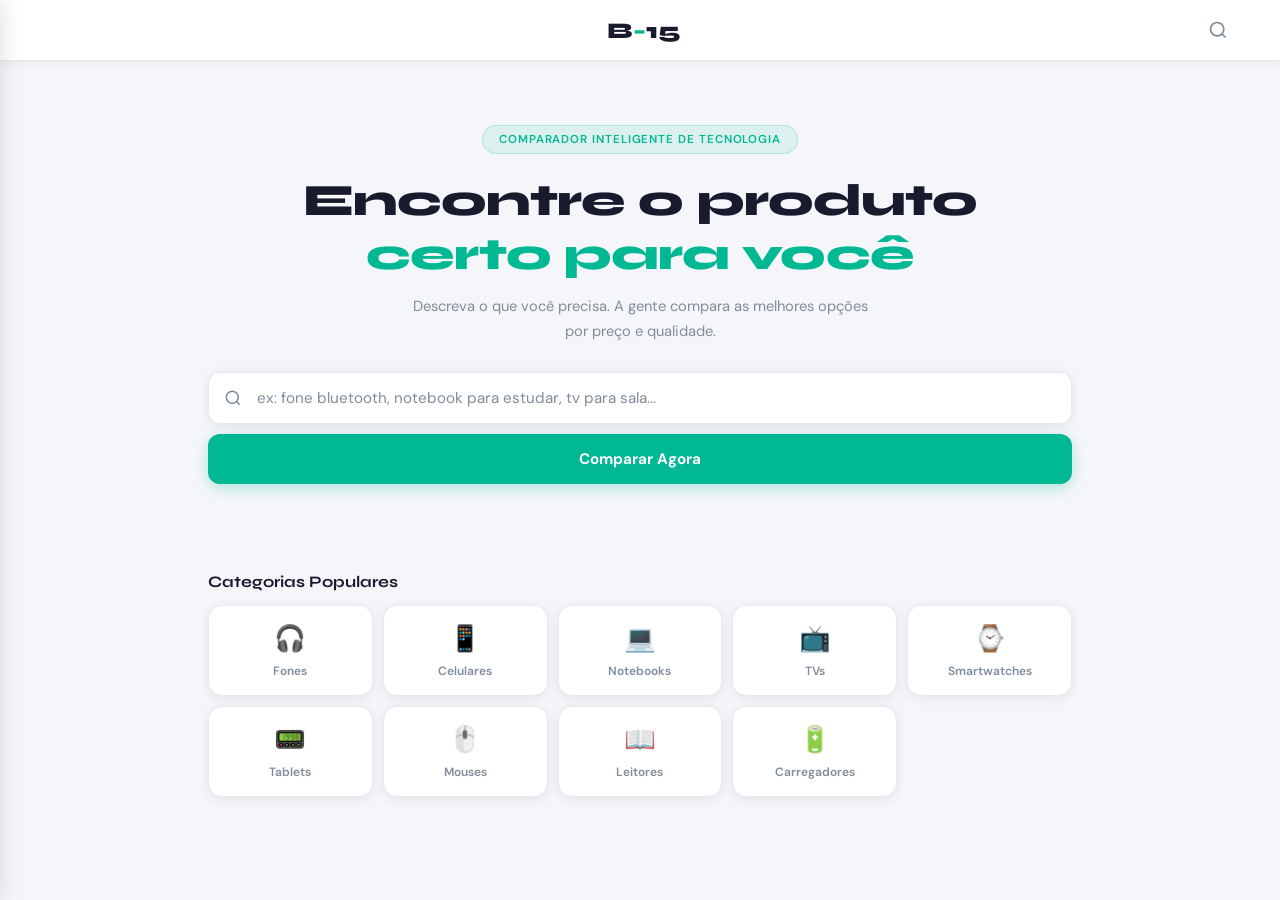
<file: index.html>
<!DOCTYPE html>
<html lang="pt-BR">
<head>
    <meta charset="UTF-8">
    <meta name="viewport" content="width=device-width, initial-scale=1.0">
    <title>B-15 | Comparador Inteligente</title>
    <link href="https://fonts.googleapis.com/css2?family=Syne:wght@400;600;700;800&family=DM+Sans:wght@300;400;500;600&display=swap" rel="stylesheet">
    <link rel="stylesheet" href="style.css">
</head>
<body>

    <!-- HEADER -->
    <header class="header">
        <button class="menu-btn" onclick="toggleMenu()" aria-label="Menu">
            <span></span><span></span><span></span>
        </button>
        <div class="logo-header">B<span>-</span>15</div>
        <button class="header-icon" aria-label="Buscar">
            <svg width="20" height="20" viewBox="0 0 24 24" fill="none" stroke="currentColor" stroke-width="2"><circle cx="11" cy="11" r="8"/><path d="m21 21-4.35-4.35"/></svg>
        </button>
    </header>

    <!-- MENU LATERAL -->
    <div class="overlay" onclick="toggleMenu()"></div>
    <nav class="sidebar">
        <div class="sidebar-header">
            <div class="logo-header">B<span>-</span>15</div>
            <button onclick="toggleMenu()" class="close-btn">✕</button>
        </div>
        <ul class="sidebar-menu">
            <li><a href="#" onclick="toggleMenu()">🏠 Início</a></li>
            <li><a href="#categorias" onclick="toggleMenu()">📦 Categorias</a></li>
            <li><a href="#" onclick="toggleMenu()">❤️ Favoritos</a></li>
            <li><a href="#" onclick="toggleMenu()">ℹ️ Sobre o B-15</a></li>
        </ul>
        <div class="sidebar-footer">
            <p>B-15 © 2026</p>
            <p>Comparador Inteligente</p>
        </div>
    </nav>

    <!-- CONTEÚDO PRINCIPAL -->
    <main class="main">

        <!-- HERO -->
        <section class="hero">
            <div class="hero-badge">Comparador Inteligente de Tecnologia</div>
            <h1 class="hero-title">Encontre o produto<br><span>certo para você</span></h1>
            <p class="hero-sub">Descreva o que você precisa. A gente compara as melhores opções por preço e qualidade.</p>

            <div class="search-box">
                <svg class="search-icon" width="18" height="18" viewBox="0 0 24 24" fill="none" stroke="currentColor" stroke-width="2"><circle cx="11" cy="11" r="8"/><path d="m21 21-4.35-4.35"/></svg>
                <input type="text" id="busca" placeholder="ex: fone bluetooth, notebook para estudar, tv para sala..." onkeydown="if(event.key==='Enter') buscar()"/>
            </div>
            <button class="btn-comparar" onclick="buscar()">Comparar Agora</button>
        </section>

        <!-- RESULTADO -->
        <section id="resultado" class="resultado-section"></section>

        <!-- CATEGORIAS POPULARES -->
        <section class="categorias-section" id="categorias">
            <h2 class="section-title">Categorias Populares</h2>
            <div class="categorias-grid">
                <button class="categoria-card" onclick="buscarCategoria('fone')">
                    <span class="cat-icon">🎧</span>
                    <span class="cat-nome">Fones</span>
                </button>
                <button class="categoria-card" onclick="buscarCategoria('celular')">
                    <span class="cat-icon">📱</span>
                    <span class="cat-nome">Celulares</span>
                </button>
                <button class="categoria-card" onclick="buscarCategoria('notebook')">
                    <span class="cat-icon">💻</span>
                    <span class="cat-nome">Notebooks</span>
                </button>
                <button class="categoria-card" onclick="buscarCategoria('tv')">
                    <span class="cat-icon">📺</span>
                    <span class="cat-nome">TVs</span>
                </button>
                <button class="categoria-card" onclick="buscarCategoria('smartwatch')">
                    <span class="cat-icon">⌚</span>
                    <span class="cat-nome">Smartwatches</span>
                </button>
                <button class="categoria-card" onclick="buscarCategoria('tablet')">
                    <span class="cat-icon">📟</span>
                    <span class="cat-nome">Tablets</span>
                </button>
                <button class="categoria-card" onclick="buscarCategoria('mouse')">
                    <span class="cat-icon">🖱️</span>
                    <span class="cat-nome">Mouses</span>
                </button>
                <button class="categoria-card" onclick="buscarCategoria('kindle')">
                    <span class="cat-icon">📖</span>
                    <span class="cat-nome">Leitores</span>
                </button>
                <button class="categoria-card" onclick="buscarCategoria('powerbank')">
                    <span class="cat-icon">🔋</span>
                    <span class="cat-nome">Carregadores</span>
                </button>
            </div>
        </section>

    </main>

    <!-- BARRA INFERIOR MOBILE -->
    <nav class="bottom-nav">
        <button class="nav-item active" onclick="irPara('inicio')">
            <svg width="22" height="22" viewBox="0 0 24 24" fill="none" stroke="currentColor" stroke-width="2"><path d="m3 9 9-7 9 7v11a2 2 0 0 1-2 2H5a2 2 0 0 1-2-2z"/><polyline points="9 22 9 12 15 12 15 22"/></svg>
            <span>Início</span>
        </button>
        <button class="nav-item" onclick="irPara('categorias')">
            <svg width="22" height="22" viewBox="0 0 24 24" fill="none" stroke="currentColor" stroke-width="2"><rect x="3" y="3" width="7" height="7"/><rect x="14" y="3" width="7" height="7"/><rect x="3" y="14" width="7" height="7"/><rect x="14" y="14" width="7" height="7"/></svg>
            <span>Categorias</span>
        </button>
        <button class="nav-item nav-item-center" onclick="document.getElementById('busca').focus()">
            <svg width="24" height="24" viewBox="0 0 24 24" fill="none" stroke="currentColor" stroke-width="2"><circle cx="11" cy="11" r="8"/><path d="m21 21-4.35-4.35"/></svg>
            <span>Buscar</span>
        </button>
        <button class="nav-item" onclick="irPara('favoritos')">
            <svg width="22" height="22" viewBox="0 0 24 24" fill="none" stroke="currentColor" stroke-width="2"><path d="M20.84 4.61a5.5 5.5 0 0 0-7.78 0L12 5.67l-1.06-1.06a5.5 5.5 0 0 0-7.78 7.78l1.06 1.06L12 21.23l7.78-7.78 1.06-1.06a5.5 5.5 0 0 0 0-7.78z"/></svg>
            <span>Favoritos</span>
        </button>
        <button class="nav-item" onclick="irPara('conta')">
            <svg width="22" height="22" viewBox="0 0 24 24" fill="none" stroke="currentColor" stroke-width="2"><path d="M20 21v-2a4 4 0 0 0-4-4H8a4 4 0 0 0-4 4v2"/><circle cx="12" cy="7" r="4"/></svg>
            <span>Conta</span>
        </button>
    </nav>

    <script src="categorias/fones.js"></script>
<script src="categorias/celulares.js"></script>
<script src="categorias/notebooks.js"></script>
<script src="categorias/tvs.js"></script>
<script src="categorias/smartwatches.js"></script>
<script src="categorias/tablets.js"></script>
<script src="categorias/mouses.js"></script>
<script src="categorias/kindles.js"></script>
<script src="categorias/powerbanks.js"></script>
<script src="produtos.js"></script>
    <script>
        function toggleMenu() {
            document.querySelector('.sidebar').classList.toggle('open');
            document.querySelector('.overlay').classList.toggle('open');
        }

        function buscarCategoria(termo) {
            document.getElementById('busca').value = termo;
            buscar();
            window.scrollTo({ top: 0, behavior: 'smooth' });
        }

        function irPara(secao) {
            document.querySelectorAll('.nav-item').forEach(i => i.classList.remove('active'));
            event.currentTarget.classList.add('active');
            if (secao === 'categorias') {
                document.getElementById('categorias').scrollIntoView({ behavior: 'smooth' });
            } else if (secao === 'inicio') {
                window.scrollTo({ top: 0, behavior: 'smooth' });
            }
        }
    </script>
</body>
</html>
</file>
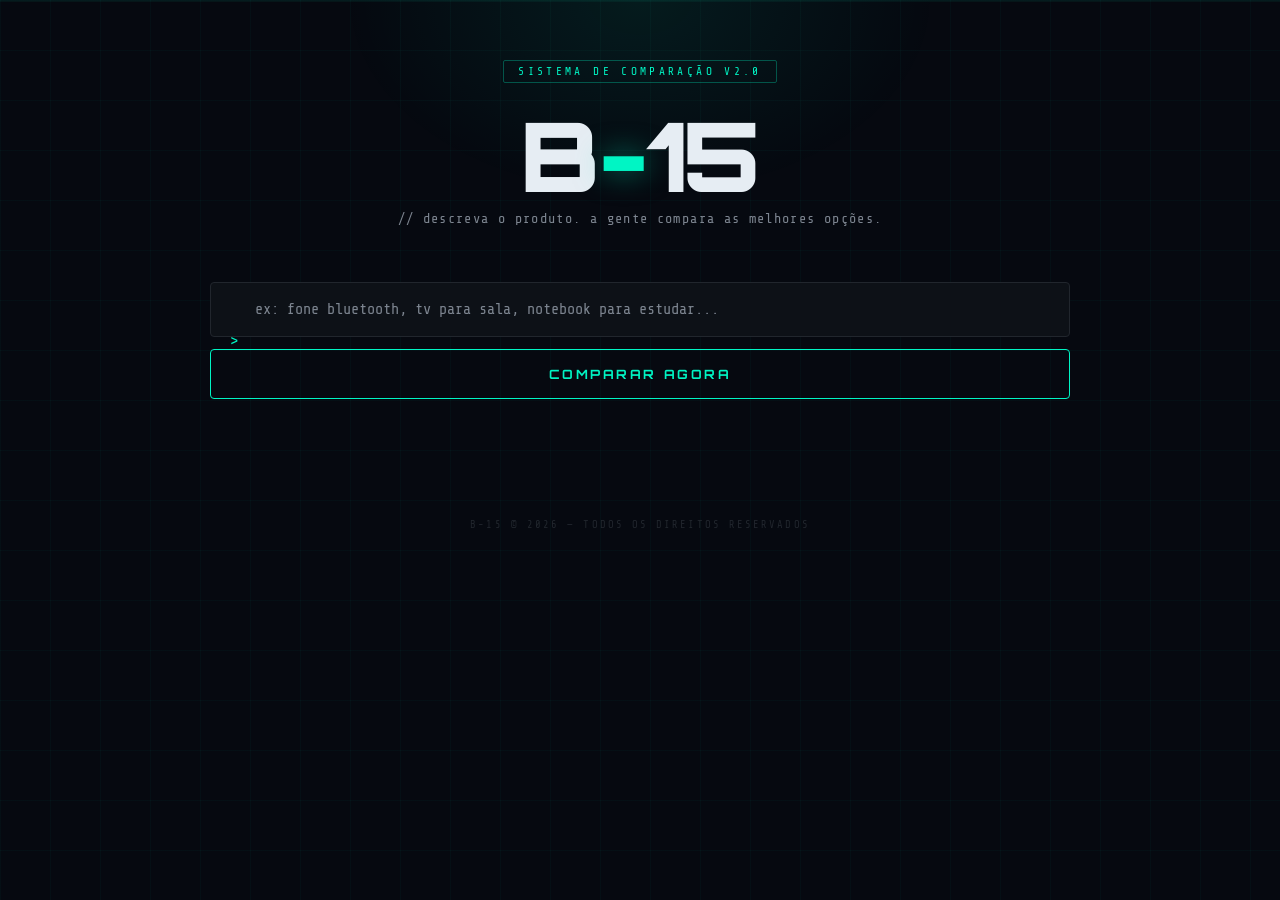
<file: index (5).html>
<!DOCTYPE html>
<html lang="pt-BR">
<head>
    <meta charset="UTF-8">
    <meta name="viewport" content="width=device-width, initial-scale=1.0">
    <title>B-15 | Comparador Inteligente</title>
    <link href="https://fonts.googleapis.com/css2?family=Share+Tech+Mono&family=Orbitron:wght@400;700;900&family=Inter:wght@300;400;500&display=swap" rel="stylesheet">
    <style>
        :root {
            --primary: #00f5c4;
            --accent: #ff6b35;
            --bg: #060910;
            --surface: #0d1117;
            --border: #21262d;
            --text: #e6edf3;
            --muted: #7d8590;
        }
        * { margin: 0; padding: 0; box-sizing: border-box; }
        body { font-family: 'Inter', sans-serif; background-color: var(--bg); color: var(--text); min-height: 100vh; overflow-x: hidden; position: relative; }
        body::before { content: ''; position: fixed; inset: 0; background-image: linear-gradient(rgba(0, 245, 196, 0.03) 1px, transparent 1px), linear-gradient(90deg, rgba(0, 245, 196, 0.03) 1px, transparent 1px); background-size: 50px 50px; pointer-events: none; z-index: 0; }
        body::after { content: ''; position: fixed; top: -200px; left: 50%; transform: translateX(-50%); width: 600px; height: 400px; background: radial-gradient(ellipse, rgba(0, 245, 196, 0.08) 0%, transparent 70%); pointer-events: none; z-index: 0; }
        .container { position: relative; z-index: 1; max-width: 900px; margin: 0 auto; padding: 60px 20px 80px; display: flex; flex-direction: column; align-items: center; }
        .badge { font-family: 'Share Tech Mono', monospace; font-size: 0.7rem; color: var(--primary); letter-spacing: 0.3em; text-transform: uppercase; border: 1px solid rgba(0, 245, 196, 0.3); padding: 4px 14px; border-radius: 2px; margin-bottom: 24px; animation: fadeIn 0.6s ease forwards; }
        .logo { font-family: 'Orbitron', monospace; font-size: clamp(3rem, 10vw, 6rem); font-weight: 900; color: var(--text); letter-spacing: -0.02em; line-height: 1; margin-bottom: 8px; animation: fadeIn 0.8s ease forwards; }
        .logo span { color: var(--primary); text-shadow: 0 0 30px rgba(0, 245, 196, 0.5); }
        .tagline { font-family: 'Share Tech Mono', monospace; font-size: 0.85rem; color: var(--muted); letter-spacing: 0.1em; margin-bottom: 56px; animation: fadeIn 1s ease forwards; }
        .search-wrapper { width: 100%; position: relative; animation: fadeIn 1.2s ease forwards; }
        .search-wrapper::before { content: '>'; font-family: 'Share Tech Mono', monospace; position: absolute; left: 20px; top: 50%; transform: translateY(-50%); color: var(--primary); font-size: 1rem; pointer-events: none; z-index: 1; }
        input { width: 100%; padding: 18px 20px 18px 44px; font-family: 'Share Tech Mono', monospace; font-size: 0.95rem; background: var(--surface); border: 1px solid var(--border); border-radius: 4px; color: var(--text); outline: none; transition: all 0.3s ease; }
        input::placeholder { color: var(--muted); }
        input:focus { border-color: var(--primary); box-shadow: 0 0 0 3px rgba(0, 245, 196, 0.08); }
        button { margin-top: 12px; width: 100%; padding: 16px; font-family: 'Orbitron', monospace; font-size: 0.8rem; font-weight: 700; letter-spacing: 0.2em; text-transform: uppercase; background: transparent; color: var(--primary); border: 1px solid var(--primary); border-radius: 4px; cursor: pointer; transition: all 0.3s ease; position: relative; overflow: hidden; }
        button::before { content: ''; position: absolute; inset: 0; background: var(--primary); transform: scaleX(0); transform-origin: left; transition: transform 0.3s ease; z-index: -1; }
        button:hover { color: var(--bg); }
        button:hover::before { transform: scaleX(1); }
        #resultado { width: 100%; margin-top: 40px; }

        .resultado-header { font-family: 'Share Tech Mono', monospace; font-size: 0.7rem; color: var(--primary); letter-spacing: 0.3em; text-transform: uppercase; margin-bottom: 16px; }

        .produtos-grid { display: grid; grid-template-columns: repeat(auto-fit, minmax(260px, 1fr)); gap: 16px; width: 100%; }

        .produto-card { background: var(--surface); border: 1px solid var(--border); border-radius: 6px; padding: 24px; position: relative; overflow: hidden; display: flex; flex-direction: column; justify-content: space-between; transition: border-color 0.3s; }
        .produto-card:hover { border-color: rgba(0, 245, 196, 0.3); }
        .produto-card::before { content: ''; position: absolute; top: 0; left: 0; right: 0; height: 2px; background: linear-gradient(90deg, var(--primary), transparent); }

        .produto-nivel { font-family: 'Share Tech Mono', monospace; font-size: 0.6rem; color: var(--muted); letter-spacing: 0.3em; text-transform: uppercase; margin-bottom: 8px; }
        .produto-nivel.barato { color: #4ade80; }
        .produto-nivel.medio { color: var(--primary); }
        .produto-nivel.premium { color: #f59e0b; }

        .produto-nome { font-family: 'Orbitron', monospace; font-size: 1rem; font-weight: 700; color: var(--text); margin-bottom: 10px; line-height: 1.3; }
        .produto-desc { font-size: 0.82rem; color: var(--muted); line-height: 1.6; margin-bottom: 16px; flex-grow: 1; }
        .produto-preco { font-family: 'Orbitron', monospace; font-size: 1.3rem; font-weight: 700; color: var(--primary); margin-bottom: 12px; }
        .produto-link { display: inline-flex; align-items: center; justify-content: center; width: 100%; padding: 10px; background: var(--accent); color: white; text-decoration: none; font-family: 'Orbitron', monospace; font-size: 0.65rem; font-weight: 700; letter-spacing: 0.15em; text-transform: uppercase; border-radius: 4px; transition: all 0.3s ease; }
        .produto-link:hover { background: #ff8555; transform: translateY(-1px); box-shadow: 0 8px 20px rgba(255, 107, 53, 0.3); }

        .nao-encontrado { font-family: 'Share Tech Mono', monospace; color: var(--muted); font-size: 0.85rem; text-align: center; padding: 32px; border: 1px dashed var(--border); border-radius: 4px; width: 100%; }
        .nao-encontrado span { color: var(--accent); }
        .footer { margin-top: 80px; font-family: 'Share Tech Mono', monospace; font-size: 0.65rem; color: var(--border); letter-spacing: 0.2em; text-transform: uppercase; }
        @keyframes fadeIn { from { opacity: 0; transform: translateY(12px); } to { opacity: 1; transform: translateY(0); } }
        .scanline { position: fixed; top: 0; left: 0; right: 0; height: 2px; background: rgba(0, 245, 196, 0.05); animation: scan 8s linear infinite; pointer-events: none; z-index: 999; }
        @keyframes scan { 0% { top: 0; } 100% { top: 100vh; } }
    </style>
</head>
<body>
    <div class="scanline"></div>
    <div class="container">
        <div class="badge">Sistema de Comparação v2.0</div>
        <h1 class="logo">B<span>-</span>15</h1>
        <p class="tagline">// descreva o produto. a gente compara as melhores opções.</p>
        <div class="search-wrapper">
            <input type="text" id="busca" placeholder="ex: fone bluetooth, tv para sala, notebook para estudar..." onkeydown="if(event.key==='Enter') buscar()"/>
            <button onclick="buscar()">Comparar Agora</button>
        </div>
        <div id="resultado"></div>
        <div class="footer">B-15 © 2026 — Todos os direitos reservados</div>
    </div>
    <script>
        const categorias = [
            {
                palavras: ["fone", "fone bluetooth", "jbl", "headphone", "earbuds", "fone sem fio", "fone academia", "fone intra", "fone over ear", "cancelamento de ruido", "cancelamento de ruído", "fone discreto"],
                titulo: "Fones de Ouvido",
                opcoes: [
                    {
                        nivel: "barato",
                        label: "Melhor Custo-Benefício",
                        nome: "Soundcore P20i da Anker",
                        descricao: "Bluetooth 5.3, 30h de bateria, resistente à água, 2 microfones IA. 4.7★ com 97 mil avaliações.",
                        preco: "R$157,84",
                        link: "https://www.amazon.com.br/soundcore-Bluetooth-Resistência-Microfones-Personalizável/dp/B0BTYDLTM3?tag=b150d-20"
                    },
                    {
                        nivel: "medio",
                        label: "Mais Vendido",
                        nome: "JBL Tune 520BT",
                        descricao: "On-ear, Bluetooth, sem fio. 4.8★ com 25 mil avaliações. Som Pure Bass, dobrável, leve. Escolha da Amazon.",
                        preco: "R$201,71",
                        link: "https://www.amazon.com.br/JBL-Fone-Ouvido-Tune-520BT/dp/B0C4CCMNQT?tag=b150d-20"
                    },
                    {
                        nivel: "premium",
                        label: "Premium",
                        nome: "JBL Tune 770NC",
                        descricao: "Cancelamento de ruído ativo, Bluetooth, até 70h de bateria. Som profissional para quem não abre mão de qualidade.",
                        preco: "R$499,00",
                        link: "https://www.amazon.com.br/JBL-Fone-Ouvido-Tune-520BT/dp/B0C4CCMNQT?tag=b150d-20"
                    }
                ]
            },
            {
                palavras: ["tv", "televisão", "smart tv", "televisor", "tv bluetooth", "tv 32", "tv sala", "tv quarto", "philco"],
                titulo: "Smart TVs",
                opcoes: [
                    {
                        nivel: "barato",
                        label: "Melhor Preço",
                        nome: "Smart TV 32\" Philco Roku TV",
                        descricao: "32\", LED, Dolby Audio, Roku TV com +100mil filmes e séries. 4.6★ com 1.003 avaliações.",
                        preco: "R$878,10",
                        link: "https://www.amazon.com.br/Smart-Philco-PTV32K34RKGB-Dolby-Audio/dp/B0D9ZMKMB6?tag=b150d-20"
                    },
                    {
                        nivel: "medio",
                        label: "Mais Vendida",
                        nome: "Smart TV 43\" Samsung Crystal",
                        descricao: "43\", 4K, Crystal UHD, HDR, Tizen OS, controle por voz. Qualidade de imagem superior.",
                        preco: "R$1.499,00",
                        link: "https://www.amazon.com.br/Smart-Philco-PTV32K34RKGB-Dolby-Audio/dp/B0D9ZMKMB6?tag=b150d-20"
                    },
                    {
                        nivel: "premium",
                        label: "Premium",
                        nome: "Smart TV 55\" Samsung QLED",
                        descricao: "55\", QLED 4K, Quantum HDR, Gaming Hub, som Dolby Atmos. A melhor experiência de imagem e som.",
                        preco: "R$3.299,00",
                        link: "https://www.amazon.com.br/Smart-Philco-PTV32K34RKGB-Dolby-Audio/dp/B0D9ZMKMB6?tag=b150d-20"
                    }
                ]
            },
            {
                palavras: ["mouse", "mouse sem fio", "mouse logitech", "mouse compacto", "mouse barato", "mouse escritorio"],
                titulo: "Mouses",
                opcoes: [
                    {
                        nivel: "barato",
                        label: "Melhor Preço",
                        nome: "Mouse Logitech M170",
                        descricao: "Sem fio, ambidestro, compacto. 4.8★ com 67 mil avaliações. Conexão USB, pilha inclusa.",
                        preco: "R$59,99",
                        link: "https://www.amazon.com.br/Logitech-Ambidestro-Compacto-Conexão-Inclusa/dp/B01K92Z3OQ?tag=b150d-20"
                    },
                    {
                        nivel: "medio",
                        label: "Mais Vendido",
                        nome: "Mouse Logitech MX Anywhere 3",
                        descricao: "Sem fio, scroll MagSpeed, funciona em qualquer superfície, recarregável USB-C. Ideal para trabalho.",
                        preco: "R$299,00",
                        link: "https://www.amazon.com.br/Logitech-Ambidestro-Compacto-Conexão-Inclusa/dp/B01K92Z3OQ?tag=b150d-20"
                    },
                    {
                        nivel: "premium",
                        label: "Premium",
                        nome: "Mouse Logitech MX Master 3S",
                        descricao: "O melhor mouse do mercado. Scroll eletromagnético, 8000 DPI, silencioso, conecta em 3 dispositivos.",
                        preco: "R$599,00",
                        link: "https://www.amazon.com.br/Logitech-Ambidestro-Compacto-Conexão-Inclusa/dp/B01K92Z3OQ?tag=b150d-20"
                    }
                ]
            },
            {
                palavras: ["notebook", "laptop", "computador", "notebook dell", "notebook i5", "notebook trabalho", "notebook estudo"],
                titulo: "Notebooks",
                opcoes: [
                    {
                        nivel: "barato",
                        label: "Melhor Custo-Benefício",
                        nome: "Notebook Acer Aspire 3",
                        descricao: "Intel Core i3, 8GB RAM, SSD 256GB, tela 15.6\" Full HD. Ideal para estudos e tarefas do dia a dia.",
                        preco: "R$2.199,00",
                        link: "https://www.amazon.com.br/Notebook-Dell-Inspiron-I15-I1300-A30P-Carbono/dp/B0FHCHBRGF?tag=b150d-20"
                    },
                    {
                        nivel: "medio",
                        label: "Mais Vendido",
                        nome: "Notebook Dell Inspiron 15",
                        descricao: "Intel Core i5 13ª Gen, 8GB RAM, SSD 512GB, tela 15.6\" Full HD, Windows 11. 4.6★ com 1.020 avaliações.",
                        preco: "R$3.845,04",
                        link: "https://www.amazon.com.br/Notebook-Dell-Inspiron-I15-I1300-A30P-Carbono/dp/B0FHCHBRGF?tag=b150d-20"
                    },
                    {
                        nivel: "premium",
                        label: "Premium",
                        nome: "Notebook Dell XPS 13",
                        descricao: "Intel Core i7, 16GB RAM, SSD 512GB, tela OLED 13.4\". Design ultrafino, performance profissional.",
                        preco: "R$7.999,00",
                        link: "https://www.amazon.com.br/Notebook-Dell-Inspiron-I15-I1300-A30P-Carbono/dp/B0FHCHBRGF?tag=b150d-20"
                    }
                ]
            },
            {
                palavras: ["celular", "smartphone", "samsung", "galaxy", "celular samsung", "celular 5g", "celular câmera", "celular foto"],
                titulo: "Smartphones",
                opcoes: [
                    {
                        nivel: "barato",
                        label: "Melhor Preço",
                        nome: "Samsung Galaxy A06",
                        descricao: "6.7\", câmera 50MP, bateria 5000mAh, 128GB. Perfeito pra quem quer Samsung com bom preço.",
                        preco: "R$799,00",
                        link: "https://www.amazon.com.br/Celular-Samsung-Galaxy-Câmera-Recursos/dp/B0DYVQW78L?tag=b150d-20"
                    },
                    {
                        nivel: "medio",
                        label: "Mais Vendido",
                        nome: "Samsung Galaxy A36 5G",
                        descricao: "128GB, 6GB RAM, câmera 50MP, Super AMOLED 6.7\", 5G, recursos IA. 4.8★ com 1.393 avaliações.",
                        preco: "R$2.227,42",
                        link: "https://www.amazon.com.br/Celular-Samsung-Galaxy-Câmera-Recursos/dp/B0DYVQW78L?tag=b150d-20"
                    },
                    {
                        nivel: "premium",
                        label: "Premium",
                        nome: "Samsung Galaxy S25",
                        descricao: "Processador Snapdragon 8 Elite, câmera 200MP, tela Dynamic AMOLED 2X. O topo da linha Samsung.",
                        preco: "R$5.999,00",
                        link: "https://www.amazon.com.br/Celular-Samsung-Galaxy-Câmera-Recursos/dp/B0DYVQW78L?tag=b150d-20"
                    }
                ]
            },
            {
                palavras: ["smartwatch", "relógio inteligente", "relógio samsung", "galaxy fit", "relogio", "relógio"],
                titulo: "Smartwatches",
                opcoes: [
                    {
                        nivel: "barato",
                        label: "Melhor Preço",
                        nome: "Samsung Galaxy Fit3",
                        descricao: "1º mais vendido. Display 1.6\", bateria 3000mAh, Bluetooth e Wi-Fi. 4.7★ com 9 mil avaliações.",
                        preco: "R$324,57",
                        link: "https://www.amazon.com.br/Smartwatch-Samsung-Galaxy-Display-Grafite/dp/B0CVCLGV1W?tag=b150d-20"
                    },
                    {
                        nivel: "medio",
                        label: "Mais Vendido",
                        nome: "Samsung Galaxy Watch 6",
                        descricao: "Tela AMOLED 1.5\", monitoramento de saúde avançado, GPS, NFC, resistente à água. Estilo e funcionalidade.",
                        preco: "R$1.199,00",
                        link: "https://www.amazon.com.br/Smartwatch-Samsung-Galaxy-Display-Grafite/dp/B0CVCLGV1W?tag=b150d-20"
                    },
                    {
                        nivel: "premium",
                        label: "Premium",
                        nome: "Samsung Galaxy Watch Ultra",
                        descricao: "Titânio, resistente a 10ATM, sensor avançado de saúde, bateria de 60h. Para quem exige o melhor.",
                        preco: "R$3.499,00",
                        link: "https://www.amazon.com.br/Smartwatch-Samsung-Galaxy-Display-Grafite/dp/B0CVCLGV1W?tag=b150d-20"
                    }
                ]
            },
            {
                palavras: ["tablet", "tablet samsung", "galaxy tab", "tablet estudo", "tablet desenho"],
                titulo: "Tablets",
                opcoes: [
                    {
                        nivel: "barato",
                        label: "Melhor Preço",
                        nome: "Samsung Galaxy Tab A9",
                        descricao: "Tela 8.7\", 64GB, bateria 5100mAh. Compacto e leve, ideal para consumo de conteúdo.",
                        preco: "R$899,00",
                        link: "https://www.amazon.com.br/Galaxy-Lite-128GB-Tela-Cinza/dp/B0FMFRFNWG?tag=b150d-20"
                    },
                    {
                        nivel: "medio",
                        label: "Mais Vendido",
                        nome: "Samsung Galaxy Tab S10 Lite",
                        descricao: "Tela 10.9\", 128GB, com S Pen inclusa. 4.8★ com 1.248 avaliações. Ideal para estudo e trabalho.",
                        preco: "R$2.287,00",
                        link: "https://www.amazon.com.br/Galaxy-Lite-128GB-Tela-Cinza/dp/B0FMFRFNWG?tag=b150d-20"
                    },
                    {
                        nivel: "premium",
                        label: "Premium",
                        nome: "Samsung Galaxy Tab S10+",
                        descricao: "Tela Dynamic AMOLED 12.4\", 256GB, S Pen, DeX mode. Substitui o notebook com produtividade máxima.",
                        preco: "R$4.999,00",
                        link: "https://www.amazon.com.br/Galaxy-Lite-128GB-Tela-Cinza/dp/B0FMFRFNWG?tag=b150d-20"
                    }
                ]
            },
            {
                palavras: ["kindle", "leitor", "ebook", "livro digital", "leitura"],
                titulo: "Leitores Digitais",
                opcoes: [
                    {
                        nivel: "barato",
                        label: "Mais Vendido",
                        nome: "Kindle 16GB",
                        descricao: "1º mais vendido. Tela 6\", luz frontal ajustável, bateria de semanas. 4.8★ com 23 mil avaliações.",
                        preco: "R$649,00",
                        link: "https://www.amazon.com.br/kindle-16gb-verde/dp/B0CP31QS6R?tag=b150d-20"
                    },
                    {
                        nivel: "medio",
                        label: "Melhor Custo-Benefício",
                        nome: "Kindle Paperwhite 16GB",
                        descricao: "Tela 6.8\" sem reflexo, resistente à água IPX8, 16GB. Leitura confortável em qualquer ambiente.",
                        preco: "R$899,00",
                        link: "https://www.amazon.com.br/kindle-16gb-verde/dp/B0CP31QS6R?tag=b150d-20"
                    },
                    {
                        nivel: "premium",
                        label: "Premium",
                        nome: "Kindle Scribe",
                        descricao: "Tela 10.2\", caneta stylus inclusa para anotações. O único Kindle que substitui caderno e livro.",
                        preco: "R$1.999,00",
                        link: "https://www.amazon.com.br/kindle-16gb-verde/dp/B0CP31QS6R?tag=b150d-20"
                    }
                ]
            },
            {
                palavras: ["powerbank", "carregador portátil", "bateria portátil", "carregador celular", "power bank"],
                titulo: "Carregadores Portáteis",
                opcoes: [
                    {
                        nivel: "barato",
                        label: "Melhor Preço",
                        nome: "Power Bank Baseus 10000mAh",
                        descricao: "10000mAh, carregamento rápido 22.5W, slim e leve. Perfeito para o dia a dia.",
                        preco: "R$89,00",
                        link: "https://www.amazon.com.br/Carregador-Portátil-20000mAh-Delivery-I2GO/dp/B094YR4SLJ?tag=b150d-20"
                    },
                    {
                        nivel: "medio",
                        label: "Mais Vendido",
                        nome: "i2GO PRO Power Bank 20000mAh",
                        descricao: "20000mAh, Power Delivery 20W, USB-C. 4.7★ com 10 mil avaliações. Carrega até 4x um celular.",
                        preco: "R$169,90",
                        link: "https://www.amazon.com.br/Carregador-Portátil-20000mAh-Delivery-I2GO/dp/B094YR4SLJ?tag=b150d-20"
                    },
                    {
                        nivel: "premium",
                        label: "Premium",
                        nome: "Anker Power Bank 26800mAh",
                        descricao: "26800mAh, 87W total, carrega notebook e celular simultaneamente. Para viagens longas sem preocupação.",
                        preco: "R$399,00",
                        link: "https://www.amazon.com.br/Carregador-Portátil-20000mAh-Delivery-I2GO/dp/B094YR4SLJ?tag=b150d-20"
                    }
                ]
            }
        ];

        function buscar() {
            const texto = document.getElementById('busca').value.toLowerCase().trim();
            const resultado = document.getElementById('resultado');

            if (!texto) {
                resultado.innerHTML = '<div class="nao-encontrado"><span>></span> aguardando input do usuário...</div>';
                return;
            }

            const categoria = categorias.find(c => c.palavras.some(p => texto.includes(p)));

            if (categoria) {
                let html = '<div class="resultado-header">// ' + categoria.titulo + ' — comparando opções</div>';
                html += '<div class="produtos-grid">';
                categoria.opcoes.forEach(function(p) {
                    html += '<div class="produto-card">';
                    html += '<div>';
                    html += '<div class="produto-nivel ' + p.nivel + '">' + p.label + '</div>';
                    html += '<div class="produto-nome">' + p.nome + '</div>';
                    html += '<div class="produto-desc">' + p.descricao + '</div>';
                    html += '</div>';
                    html += '<div>';
                    html += '<div class="produto-preco">' + p.preco + '</div>';
                    html += '<a class="produto-link" href="' + p.link + '" target="_blank">Ver na Amazon →</a>';
                    html += '</div>';
                    html += '</div>';
                });
                html += '</div>';
                resultado.innerHTML = html;
            } else {
                resultado.innerHTML = '<div class="nao-encontrado"><span>></span> categoria não encontrada. tente: fone, tv, notebook, celular, mouse...</div>';
            }
        }
    </script>
</body>
</html>
</file>
<file: style.css>
:root {
    --primary: #00b894;
    --primary-dark: #00a381;
    --accent: #ff6b35;
    --bg: #f5f6fa;
    --white: #ffffff;
    --surface: #ffffff;
    --border: #e8eaf0;
    --text: #1a1a2e;
    --muted: #7f8c9a;
    --shadow: 0 2px 12px rgba(0,0,0,0.08);
    --shadow-hover: 0 8px 24px rgba(0,0,0,0.12);
}

* { margin: 0; padding: 0; box-sizing: border-box; }

body {
    font-family: 'DM Sans', sans-serif;
    background-color: var(--bg);
    color: var(--text);
    min-height: 100vh;
    padding-bottom: 80px;
}

/* HEADER */
.header {
    position: sticky;
    top: 0;
    z-index: 100;
    display: flex;
    align-items: center;
    justify-content: space-between;
    padding: 14px 20px;
    background: var(--white);
    border-bottom: 1px solid var(--border);
    box-shadow: 0 2px 8px rgba(0,0,0,0.06);
}

.menu-btn {
    background: none;
    border: none;
    cursor: pointer;
    display: flex;
    flex-direction: column;
    gap: 5px;
    padding: 4px;
    width: 36px;
}

.menu-btn span {
    display: block;
    height: 2px;
    background: var(--text);
    border-radius: 2px;
}

.header-icon {
    background: none;
    border: none;
    color: var(--muted);
    cursor: pointer;
    padding: 4px;
    display: flex;
    align-items: center;
}

.logo-header {
    font-family: 'Syne', sans-serif;
    font-size: 1.4rem;
    font-weight: 800;
    color: var(--text);
}

.logo-header span { color: var(--primary); }

/* SIDEBAR */
.overlay {
    position: fixed;
    inset: 0;
    background: rgba(0,0,0,0.5);
    z-index: 200;
    opacity: 0;
    pointer-events: none;
    transition: opacity 0.3s;
}

.overlay.open { opacity: 1; pointer-events: all; }

.sidebar {
    position: fixed;
    top: 0;
    left: -280px;
    width: 280px;
    height: 100vh;
    background: var(--white);
    z-index: 300;
    transition: left 0.3s ease;
    display: flex;
    flex-direction: column;
    padding: 24px 0;
    box-shadow: 4px 0 20px rgba(0,0,0,0.1);
}

.sidebar.open { left: 0; }

.sidebar-header {
    display: flex;
    align-items: center;
    justify-content: space-between;
    padding: 0 24px 24px;
    border-bottom: 1px solid var(--border);
    margin-bottom: 16px;
}

.close-btn {
    background: none;
    border: none;
    color: var(--muted);
    cursor: pointer;
    font-size: 1.2rem;
}

.sidebar-menu {
    list-style: none;
    flex: 1;
    padding: 0 12px;
}

.sidebar-menu li a {
    display: block;
    padding: 14px 16px;
    color: var(--text);
    text-decoration: none;
    border-radius: 10px;
    font-size: 0.95rem;
    font-weight: 500;
    transition: background 0.2s;
}

.sidebar-menu li a:hover { background: var(--bg); color: var(--primary); }

.sidebar-footer {
    padding: 24px;
    border-top: 1px solid var(--border);
    font-size: 0.75rem;
    color: var(--muted);
    line-height: 1.8;
}

/* MAIN */
.main { max-width: 960px; margin: 0 auto; padding: 0 16px; }

/* HERO */
.hero {
    padding: 40px 0 32px;
    display: flex;
    flex-direction: column;
    align-items: center;
    text-align: center;
}

.hero-badge {
    font-size: 0.72rem;
    font-weight: 600;
    color: var(--primary);
    letter-spacing: 0.08em;
    text-transform: uppercase;
    background: rgba(0, 184, 148, 0.1);
    border: 1px solid rgba(0, 184, 148, 0.2);
    padding: 6px 16px;
    border-radius: 100px;
    margin-bottom: 20px;
}

.hero-title {
    font-family: 'Syne', sans-serif;
    font-size: clamp(1.8rem, 7vw, 2.8rem);
    font-weight: 800;
    line-height: 1.2;
    margin-bottom: 12px;
    letter-spacing: -0.02em;
    color: var(--text);
}

.hero-title span { color: var(--primary); }

.hero-sub {
    font-size: 0.92rem;
    color: var(--muted);
    line-height: 1.7;
    max-width: 480px;
    margin-bottom: 28px;
}

.search-box {
    width: 100%;
    position: relative;
    margin-bottom: 10px;
}

.search-icon {
    position: absolute;
    left: 16px;
    top: 50%;
    transform: translateY(-50%);
    color: var(--muted);
    pointer-events: none;
}

input {
    width: 100%;
    padding: 15px 16px 15px 48px;
    font-family: 'DM Sans', sans-serif;
    font-size: 0.95rem;
    background: var(--white);
    border: 1.5px solid var(--border);
    border-radius: 12px;
    color: var(--text);
    outline: none;
    transition: all 0.2s;
    box-shadow: var(--shadow);
}

input::placeholder { color: var(--muted); }

input:focus {
    border-color: var(--primary);
    box-shadow: 0 0 0 4px rgba(0, 184, 148, 0.1);
}

.btn-comparar {
    width: 100%;
    padding: 15px;
    font-family: 'DM Sans', sans-serif;
    font-size: 0.95rem;
    font-weight: 700;
    background: var(--primary);
    color: white;
    border: none;
    border-radius: 12px;
    cursor: pointer;
    transition: all 0.2s;
    box-shadow: 0 4px 14px rgba(0, 184, 148, 0.3);
}

.btn-comparar:hover {
    background: var(--primary-dark);
    transform: translateY(-1px);
    box-shadow: 0 6px 20px rgba(0, 184, 148, 0.4);
}

/* RESULTADO */
.resultado-section { margin-bottom: 32px; }

.resultado-header {
    display: flex;
    align-items: center;
    gap: 8px;
    font-size: 0.9rem;
    font-weight: 700;
    color: var(--text);
    margin-bottom: 16px;
    padding: 12px 16px;
    background: var(--white);
    border-radius: 10px;
    border: 1px solid var(--border);
}

.cat-icone { font-size: 1.2rem; }

.resultado-count {
    margin-left: auto;
    font-size: 0.75rem;
    font-weight: 500;
    color: var(--muted);
    background: var(--bg);
    padding: 3px 10px;
    border-radius: 100px;
}

.produtos-grid {
    display: grid;
    grid-template-columns: repeat(auto-fit, minmax(260px, 1fr));
    gap: 14px;
}

.produto-card {
    background: var(--white);
    border: 1.5px solid var(--border);
    border-radius: 16px;
    overflow: hidden;
    display: flex;
    flex-direction: column;
    transition: all 0.2s;
    box-shadow: var(--shadow);
}

.produto-card:hover {
    border-color: var(--primary);
    transform: translateY(-3px);
    box-shadow: var(--shadow-hover);
}

.produto-imagem-wrap {
    background: #f8f9ff;
    display: flex;
    align-items: center;
    justify-content: center;
    padding: 20px;
    height: 160px;
    border-bottom: 1px solid var(--border);
}

.produto-imagem {
    max-height: 120px;
    max-width: 100%;
    object-fit: contain;
}

.produto-info {
    padding: 16px;
    display: flex;
    flex-direction: column;
    gap: 8px;
    flex-grow: 1;
}

.produto-nivel {
    font-size: 0.63rem;
    font-weight: 700;
    letter-spacing: 0.1em;
    text-transform: uppercase;
    padding: 4px 10px;
    border-radius: 100px;
    display: inline-block;
    width: fit-content;
}

.produto-nivel.barato { color: #00a36c; background: rgba(0, 163, 108, 0.1); }
.produto-nivel.medio { color: var(--primary); background: rgba(0, 184, 148, 0.1); }
.produto-nivel.premium { color: #e67e22; background: rgba(230, 126, 34, 0.1); }

.produto-marca {
    font-size: 0.75rem;
    font-weight: 600;
    color: var(--muted);
    text-transform: uppercase;
    letter-spacing: 0.05em;
}

.produto-nome {
    font-family: 'Syne', sans-serif;
    font-size: 1rem;
    font-weight: 700;
    color: var(--text);
    line-height: 1.3;
}

.produto-specs {
    display: flex;
    flex-wrap: wrap;
    gap: 5px;
    margin: 4px 0;
}

.spec-tag {
    font-size: 0.7rem;
    font-weight: 500;
    color: var(--muted);
    background: var(--bg);
    border: 1px solid var(--border);
    padding: 3px 8px;
    border-radius: 6px;
}

.produto-desc {
    font-size: 0.8rem;
    color: var(--muted);
    line-height: 1.5;
    flex-grow: 1;
}

.produto-footer {
    display: flex;
    align-items: center;
    justify-content: space-between;
    gap: 10px;
    padding-top: 12px;
    border-top: 1px solid var(--border);
    margin-top: 4px;
    flex-wrap: wrap;
}

.produto-preco {
    font-family: 'Syne', sans-serif;
    font-size: 1.2rem;
    font-weight: 800;
    color: var(--text);
}

.produto-link {
    display: flex;
    align-items: center;
    justify-content: center;
    padding: 9px 16px;
    background: var(--accent);
    color: white;
    text-decoration: none;
    font-size: 0.78rem;
    font-weight: 700;
    border-radius: 8px;
    transition: all 0.2s;
    white-space: nowrap;
}

.produto-link:hover {
    background: #e85e2a;
    transform: translateY(-1px);
}

.nao-encontrado {
    text-align: center;
    padding: 40px 20px;
    color: var(--muted);
    font-size: 0.9rem;
    border: 1.5px dashed var(--border);
    border-radius: 16px;
    background: var(--white);
    line-height: 1.7;
}

/* CATEGORIAS */
.categorias-section { padding: 8px 0 40px; }

.section-title {
    font-family: 'Syne', sans-serif;
    font-size: 1rem;
    font-weight: 700;
    margin-bottom: 14px;
    color: var(--text);
}

.categorias-grid {
    display: grid;
    grid-template-columns: repeat(3, 1fr);
    gap: 10px;
}

.categoria-card {
    background: var(--white);
    border: 1.5px solid var(--border);
    border-radius: 14px;
    padding: 16px 8px;
    display: flex;
    flex-direction: column;
    align-items: center;
    gap: 8px;
    cursor: pointer;
    transition: all 0.2s;
    font-family: 'DM Sans', sans-serif;
    box-shadow: var(--shadow);
}

.categoria-card:hover, .categoria-card:active {
    border-color: var(--primary);
    background: rgba(0, 184, 148, 0.04);
    transform: scale(0.97);
}

.cat-icon { font-size: 1.6rem; }

.cat-nome {
    font-size: 0.75rem;
    font-weight: 600;
    color: var(--muted);
}

/* BOTTOM NAV */
.bottom-nav {
    position: fixed;
    bottom: 0;
    left: 0;
    right: 0;
    background: var(--white);
    border-top: 1px solid var(--border);
    display: flex;
    align-items: center;
    justify-content: space-around;
    padding: 8px 0 12px;
    z-index: 100;
    box-shadow: 0 -4px 16px rgba(0,0,0,0.06);
}

.nav-item {
    background: none;
    border: none;
    display: flex;
    flex-direction: column;
    align-items: center;
    gap: 3px;
    padding: 6px 12px;
    color: var(--muted);
    cursor: pointer;
    transition: all 0.2s;
    border-radius: 10px;
    font-family: 'DM Sans', sans-serif;
}

.nav-item span { font-size: 0.62rem; font-weight: 500; }

.nav-item.active { color: var(--primary); }

.nav-item-center {
    background: var(--primary);
    color: white !important;
    border-radius: 50%;
    width: 52px;
    height: 52px;
    margin-top: -20px;
    box-shadow: 0 4px 16px rgba(0, 184, 148, 0.4);
    padding: 0;
    justify-content: center;
}

.nav-item-center span { display: none; }

/* DESKTOP */
@media (min-width: 768px) {
    body { padding-bottom: 0; }
    .bottom-nav { display: none; }
    .header { padding: 16px 48px; }
    .main { padding: 0 48px; }
    .hero { padding: 64px 0 48px; }
    .categorias-grid { grid-template-columns: repeat(5, 1fr); }
    .produtos-grid { grid-template-columns: repeat(3, 1fr); }
    .produto-imagem-wrap { height: 180px; }
}
</file>
